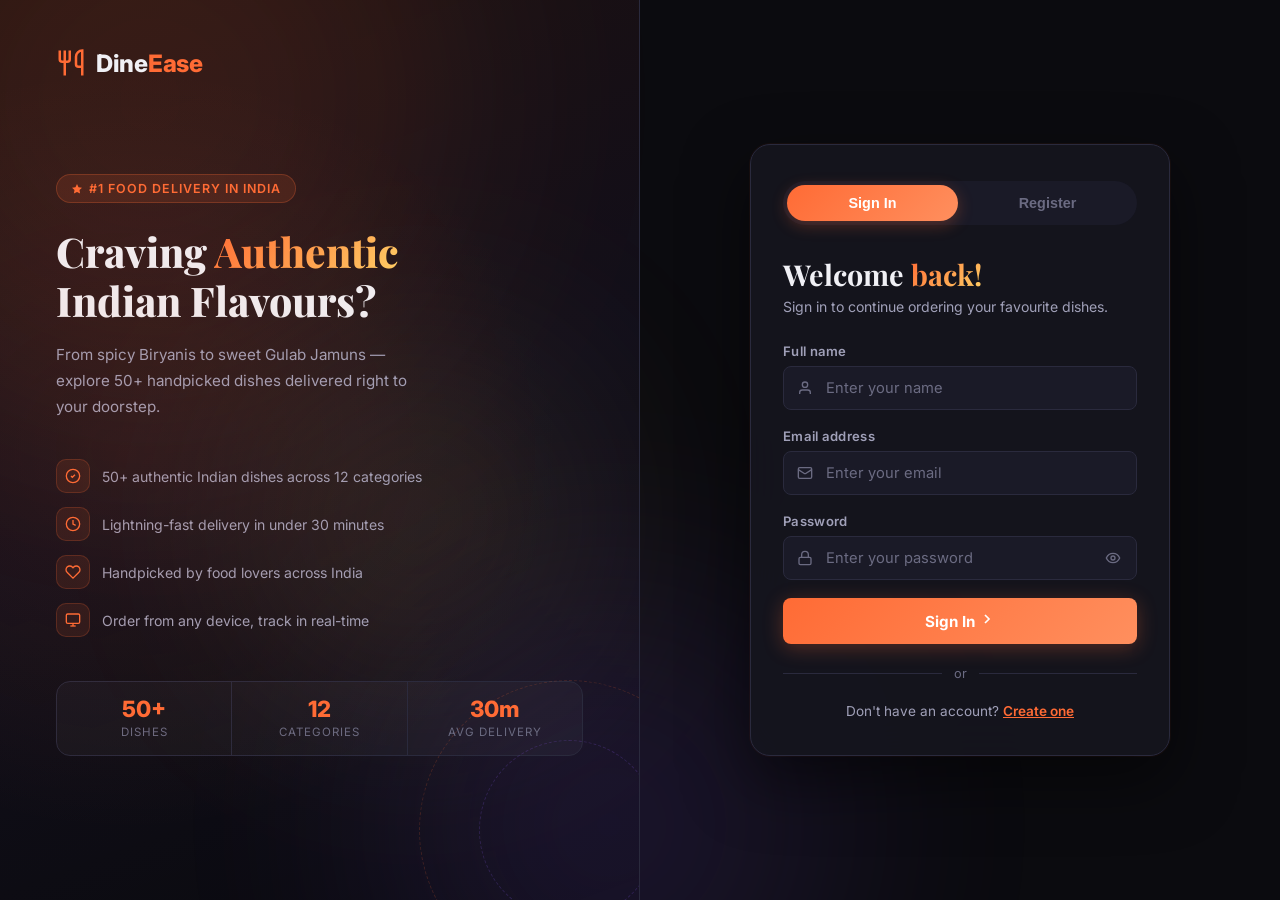
<file: login.html>
<!DOCTYPE html>
<html lang="en">
<head>
  <meta charset="UTF-8">
  <meta name="viewport" content="width=device-width, initial-scale=1.0">
  <title>DineEase — Login & Register</title>
  <meta name="description" content="Sign in or create your DineEase account to start ordering authentic Indian cuisine.">
  <link rel="preconnect" href="https://fonts.googleapis.com">
  <link rel="preconnect" href="https://fonts.gstatic.com" crossorigin>
  <link href="https://fonts.googleapis.com/css2?family=Inter:wght@300;400;500;600;700;800&family=Playfair+Display:wght@600;700;800&display=swap" rel="stylesheet">
  <style>
    /* ===== RESET & BASE ===== */
    *,*::before,*::after{margin:0;padding:0;box-sizing:border-box}
    :root{
      --bg:#0b0b0f;--bg2:#12121a;--bg3:#1a1a27;--bg4:#23233a;
      --text:#f0f0f5;--text2:#a0a0b8;--text3:#6b6b82;
      --accent:#ff6b35;--accent2:#ff8f5e;--accent-glow:rgba(255,107,53,.28);
      --green:#22c55e;--red:#ef4444;
      --card:#16161f;--border:#2a2a3d;
      --radius:14px;--radius-sm:8px;--radius-full:999px;
      --shadow:0 8px 32px rgba(0,0,0,.4);
      --transition:.3s cubic-bezier(.4,0,.2,1);
      --font:'Inter',system-ui,sans-serif;
    }
    html{scroll-behavior:smooth}
    body{
      font-family:var(--font);
      background:var(--bg);
      color:var(--text);
      min-height:100vh;
      overflow-x:hidden;
    }

    /* ===== BACKGROUND SHAPES ===== */
    .bg-shapes{position:fixed;inset:0;pointer-events:none;z-index:0}
    .shape{position:absolute;border-radius:50%;filter:blur(120px);opacity:.13}
    .s1{width:600px;height:600px;background:var(--accent);top:-200px;left:-150px}
    .s2{width:450px;height:450px;background:#8b5cf6;bottom:-150px;left:30%}
    .s3{width:320px;height:320px;background:#ffd166;top:40%;left:20%}

    /* ===== TWO-COLUMN PAGE WRAP ===== */
    .page-wrap{
      display:grid;
      grid-template-columns:1fr 1fr;
      min-height:100vh;
      position:relative;z-index:1;
    }

    /* ===== LEFT: BRAND PANEL ===== */
    .brand-panel{
      position:relative;
      display:flex;
      flex-direction:column;
      justify-content:space-between;
      padding:48px 56px;
      background:linear-gradient(160deg,rgba(255,107,53,.07) 0%,rgba(139,92,246,.05) 50%,rgba(11,11,15,0) 100%);
      border-right:1px solid var(--border);
      overflow:hidden;
    }
    .brand-panel::before{
      content:'';
      position:absolute;inset:0;
      background:radial-gradient(ellipse at 20% 50%,rgba(255,107,53,.1) 0%,transparent 60%);
      pointer-events:none;
    }

    /* Logo in brand panel */
    .brand-logo{display:flex;align-items:center;gap:10px;text-decoration:none;color:var(--text)}
    .brand-logo-icon svg{display:block}
    .brand-logo-text{font-size:1.5rem;font-weight:800;letter-spacing:-.3px}
    .brand-logo-accent{color:var(--accent)}

    /* Main brand copy */
    .brand-body{flex:1;display:flex;flex-direction:column;justify-content:center;padding:40px 0}
    .brand-badge{
      display:inline-flex;align-items:center;gap:6px;
      background:rgba(255,107,53,.12);border:1px solid rgba(255,107,53,.25);
      color:var(--accent);padding:6px 14px;border-radius:var(--radius-full);
      font-size:.78rem;font-weight:600;text-transform:uppercase;letter-spacing:1px;
      margin-bottom:24px;width:fit-content;
    }
    .brand-headline{
      font-family:'Playfair Display',serif;
      font-size:clamp(2rem,3.2vw,3rem);
      font-weight:800;line-height:1.18;
      margin-bottom:18px;
    }
    .brand-headline span{
      background:linear-gradient(135deg,var(--accent),#ffd166);
      -webkit-background-clip:text;-webkit-text-fill-color:transparent;background-clip:text;
    }
    .brand-desc{font-size:.95rem;color:var(--text2);line-height:1.7;max-width:380px;margin-bottom:40px}

    /* Feature list */
    .feature-list{list-style:none;display:flex;flex-direction:column;gap:14px;margin-bottom:44px}
    .feature-list li{
      display:flex;align-items:center;gap:12px;
      font-size:.88rem;color:var(--text2);
    }
    .feat-icon{
      width:34px;height:34px;border-radius:10px;flex-shrink:0;
      display:grid;place-items:center;
      background:rgba(255,107,53,.1);border:1px solid rgba(255,107,53,.2);
      color:var(--accent);
    }

    /* Stats row */
    .brand-stats{
      display:flex;gap:0;
      background:rgba(255,255,255,.03);
      border:1px solid var(--border);
      border-radius:var(--radius);
      overflow:hidden;
    }
    .bstat{
      flex:1;text-align:center;padding:16px 12px;
      border-right:1px solid var(--border);
    }
    .bstat:last-child{border-right:none}
    .bstat-num{display:block;font-size:1.4rem;font-weight:800;color:var(--accent);line-height:1}
    .bstat-lbl{font-size:.72rem;color:var(--text3);text-transform:uppercase;letter-spacing:1px;margin-top:4px;display:block}

    /* Decorative floating orbs */
    .orb{
      position:absolute;border-radius:50%;
      border:1px dashed rgba(255,107,53,.18);
      animation:spinRing 35s linear infinite;
    }
    .orb-1{width:300px;height:300px;bottom:-80px;right:-80px;animation-duration:40s}
    .orb-2{width:180px;height:180px;bottom:-20px;right:-20px;animation-duration:25s;border-color:rgba(139,92,246,.2);animation-direction:reverse}
    @keyframes spinRing{from{transform:rotate(0)}to{transform:rotate(360deg)}}

    /* ===== RIGHT: FORM PANEL ===== */
    .form-panel{
      display:flex;
      align-items:center;
      justify-content:center;
      padding:40px 32px;
      overflow-y:auto;
    }

    /* ===== CARD ===== */
    .card-wrap{
      position:relative;z-index:1;
      width:100%;max-width:420px;
      animation:fadeUp .6s ease both;
    }
    @keyframes fadeUp{from{opacity:0;transform:translateY(28px)}to{opacity:1;transform:translateY(0)}}

    .auth-card{
      background:rgba(22,22,31,.9);
      border:1px solid var(--border);
      border-radius:20px;
      padding:36px 32px;
      box-shadow:0 24px 64px rgba(0,0,0,.5), 0 0 0 1px rgba(255,107,53,.06);
      backdrop-filter:blur(24px);
    }

    /* ===== TABS ===== */
    .tab-bar{
      display:grid;grid-template-columns:1fr 1fr;
      background:var(--bg3);
      border-radius:var(--radius-full);
      padding:4px;gap:4px;
      margin-bottom:32px;
    }
    .tab-btn{
      padding:10px 0;
      border-radius:var(--radius-full);
      font-size:.9rem;font-weight:600;
      color:var(--text3);
      background:none;border:none;cursor:pointer;
      transition:var(--transition);
    }
    .tab-btn.active{
      background:linear-gradient(135deg,var(--accent),var(--accent2));
      color:#fff;
      box-shadow:0 4px 16px var(--accent-glow);
    }

    /* ===== HEADINGS ===== */
    .form-title{
      font-family:'Playfair Display',serif;
      font-size:1.8rem;font-weight:700;
      margin-bottom:6px;
      line-height:1.2;
    }
    .form-title span{
      background:linear-gradient(135deg,var(--accent),#ffd166);
      -webkit-background-clip:text;-webkit-text-fill-color:transparent;background-clip:text;
    }
    .form-sub{font-size:.88rem;color:var(--text2);margin-bottom:28px}

    /* ===== FORM ===== */
    .form-section{display:none}
    .form-section.active{display:block;animation:fadeUp .35s ease both}

    .field{margin-bottom:18px}
    .field label{
      display:block;font-size:.82rem;font-weight:600;
      color:var(--text2);margin-bottom:7px;letter-spacing:.3px;
    }
    .input-wrap{position:relative}
    .input-wrap .icon{
      position:absolute;left:14px;top:50%;transform:translateY(-50%);
      color:var(--text3);pointer-events:none;display:flex;
    }
    .input-wrap input{
      width:100%;
      background:var(--bg3);
      border:1.5px solid var(--border);
      border-radius:var(--radius-sm);
      color:var(--text);
      font-size:.92rem;
      font-family:var(--font);
      padding:12px 14px 12px 42px;
      outline:none;
      transition:var(--transition);
    }
    .input-wrap input::placeholder{color:var(--text3)}
    .input-wrap input:focus{border-color:var(--accent);background:var(--bg4);box-shadow:0 0 0 3px var(--accent-glow)}
    .input-wrap input.error-input{border-color:var(--red);box-shadow:0 0 0 3px rgba(239,68,68,.18)}
    .toggle-pw{
      position:absolute;right:12px;top:50%;transform:translateY(-50%);
      background:none;border:none;cursor:pointer;color:var(--text3);
      padding:4px;display:flex;transition:var(--transition);
    }
    .toggle-pw:hover{color:var(--text)}

    .error-msg{
      display:none;font-size:.78rem;color:var(--red);
      margin-top:6px;font-weight:500;
    }
    .error-msg.show{display:block;animation:fadeUp .25s ease both}

    .form-hint{font-size:.8rem;color:var(--text3);margin-bottom:18px}

    /* ===== SUBMIT BUTTON ===== */
    .submit-btn{
      width:100%;padding:13px;
      background:linear-gradient(135deg,var(--accent),var(--accent2));
      color:#fff;border:none;
      border-radius:var(--radius-sm);
      font-size:.95rem;font-weight:700;
      font-family:var(--font);
      cursor:pointer;
      transition:var(--transition);
      box-shadow:0 4px 20px var(--accent-glow);
      display:flex;align-items:center;justify-content:center;gap:8px;
      margin-top:6px;
    }
    .submit-btn:hover{transform:translateY(-2px);box-shadow:0 8px 32px var(--accent-glow)}
    .submit-btn:active{transform:translateY(0)}
    .submit-btn:disabled{opacity:.6;cursor:not-allowed;transform:none}

    /* ===== GLOBAL ERROR BANNER ===== */
    .banner{
      display:none;
      background:rgba(239,68,68,.12);
      border:1px solid rgba(239,68,68,.3);
      color:var(--red);
      border-radius:var(--radius-sm);
      padding:11px 14px;
      font-size:.85rem;font-weight:500;
      margin-bottom:20px;
      align-items:center;gap:8px;
    }
    .banner.show{display:flex;animation:fadeUp .3s ease both}
    .banner-success{
      background:rgba(34,197,94,.1);
      border-color:rgba(34,197,94,.3);
      color:var(--green);
    }

    /* ===== DIVIDER ===== */
    .divider{
      display:flex;align-items:center;gap:12px;
      margin:22px 0;color:var(--text3);font-size:.8rem;
    }
    .divider::before,.divider::after{
      content:'';flex:1;height:1px;background:var(--border);
    }

    /* ===== SWITCH LINK ===== */
    .switch-link{
      text-align:center;font-size:.85rem;color:var(--text2);margin-top:20px;
    }
    .switch-link button{
      background:none;border:none;cursor:pointer;
      color:var(--accent);font-weight:600;font-size:.85rem;
      font-family:var(--font);text-decoration:underline;
      transition:var(--transition);
    }
    .switch-link button:hover{color:var(--accent2)}

    /* ===== SPINNER ===== */
    .spinner{
      width:18px;height:18px;border:2.5px solid rgba(255,255,255,.3);
      border-top-color:#fff;border-radius:50%;
      animation:spin .7s linear infinite;display:none;
    }
    .submit-btn.loading .btn-label{display:none}
    .submit-btn.loading .spinner{display:block}
    @keyframes spin{to{transform:rotate(360deg)}}

    /* ===== RESPONSIVE ===== */
    @media(max-width:900px){
      .page-wrap{grid-template-columns:1fr}
      .brand-panel{display:none}
      .form-panel{padding:32px 20px;min-height:100vh}
    }
    @media(max-width:480px){
      .auth-card{padding:28px 20px}
    }
  </style>
</head>
<body>

  <!-- Background -->
  <div class="bg-shapes">
    <div class="shape s1"></div>
    <div class="shape s2"></div>
    <div class="shape s3"></div>
  </div>

  <!-- Two-column layout -->
  <div class="page-wrap">

    <!-- ===== LEFT: BRAND PANEL ===== -->
    <div class="brand-panel">
      <!-- Decorative orbs -->
      <div class="orb orb-1"></div>
      <div class="orb orb-2"></div>

      <!-- Logo -->
      <a href="index.html" class="brand-logo">
        <span class="brand-logo-icon">
          <svg width="30" height="30" viewBox="0 0 24 24" fill="none" stroke="var(--accent)" stroke-width="2">
            <path d="M3 2v7c0 1.1.9 2 2 2h4a2 2 0 0 0 2-2V2"/>
            <path d="M7 2v20"/>
            <path d="M21 15V2v0a5 5 0 0 0-5 5v6c0 1.1.9 2 2 2h3Zm0 0v7"/>
          </svg>
        </span>
        <span class="brand-logo-text">Dine<span class="brand-logo-accent">Ease</span></span>
      </a>

      <!-- Main copy -->
      <div class="brand-body">
        <div class="brand-badge">
          <svg width="12" height="12" viewBox="0 0 24 24" fill="var(--accent)"><path d="M12 2l3.09 6.26L22 9.27l-5 4.87 1.18 6.88L12 17.77l-6.18 3.25L7 14.14 2 9.27l6.91-1.01L12 2z"/></svg>
          #1 Food Delivery in India
        </div>
        <h2 class="brand-headline">
          Craving <span>Authentic</span><br>Indian Flavours?
        </h2>
        <p class="brand-desc">From spicy Biryanis to sweet Gulab Jamuns — explore 50+ handpicked dishes delivered right to your doorstep.</p>

        <ul class="feature-list">
          <li>
            <div class="feat-icon">
              <svg width="16" height="16" viewBox="0 0 24 24" fill="none" stroke="currentColor" stroke-width="2"><path d="M12 2a10 10 0 1 0 0 20 10 10 0 0 0 0-20Z"/><path d="m9 12 2 2 4-4"/></svg>
            </div>
            50+ authentic Indian dishes across 12 categories
          </li>
          <li>
            <div class="feat-icon">
              <svg width="16" height="16" viewBox="0 0 24 24" fill="none" stroke="currentColor" stroke-width="2"><circle cx="12" cy="12" r="10"/><polyline points="12 6 12 12 16 14"/></svg>
            </div>
            Lightning-fast delivery in under 30 minutes
          </li>
          <li>
            <div class="feat-icon">
              <svg width="16" height="16" viewBox="0 0 24 24" fill="none" stroke="currentColor" stroke-width="2"><path d="M20.84 4.61a5.5 5.5 0 0 0-7.78 0L12 5.67l-1.06-1.06a5.5 5.5 0 0 0-7.78 7.78l1.06 1.06L12 21.23l7.78-7.78 1.06-1.06a5.5 5.5 0 0 0 0-7.78z"/></svg>
            </div>
            Handpicked by food lovers across India
          </li>
          <li>
            <div class="feat-icon">
              <svg width="16" height="16" viewBox="0 0 24 24" fill="none" stroke="currentColor" stroke-width="2"><rect x="2" y="3" width="20" height="14" rx="2"/><line x1="8" y1="21" x2="16" y2="21"/><line x1="12" y1="17" x2="12" y2="21"/></svg>
            </div>
            Order from any device, track in real-time
          </li>
        </ul>

        <!-- Stats -->
        <div class="brand-stats">
          <div class="bstat">
            <span class="bstat-num">50+</span>
            <span class="bstat-lbl">Dishes</span>
          </div>
          <div class="bstat">
            <span class="bstat-num">12</span>
            <span class="bstat-lbl">Categories</span>
          </div>
          <div class="bstat">
            <span class="bstat-num">30m</span>
            <span class="bstat-lbl">Avg Delivery</span>
          </div>
        </div>
      </div><!-- /.brand-body -->
    </div><!-- /.brand-panel -->

    <!-- ===== RIGHT: FORM PANEL ===== -->
    <div class="form-panel">
  <div class="card-wrap">
    <div class="auth-card">

      <!-- Tabs -->
      <div class="tab-bar" role="tablist">
        <button class="tab-btn active" id="tabLogin" role="tab" aria-selected="true" onclick="switchTab('login')">Sign In</button>
        <button class="tab-btn" id="tabRegister" role="tab" aria-selected="false" onclick="switchTab('register')">Register</button>
      </div>

      <!-- ===== LOGIN FORM ===== -->
      <div class="form-section active" id="loginSection">
        <h1 class="form-title">Welcome <span>back!</span></h1>
        <p class="form-sub">Sign in to continue ordering your favourite dishes.</p>

        <div class="banner" id="loginBanner">
          <svg width="16" height="16" viewBox="0 0 24 24" fill="none" stroke="currentColor" stroke-width="2"><circle cx="12" cy="12" r="10"/><line x1="12" y1="8" x2="12" y2="12"/><line x1="12" y1="16" x2="12.01" y2="16"/></svg>
          <span id="loginBannerMsg"></span>
        </div>

        <form id="loginForm" novalidate>
          <div class="field">
            <label for="loginName">Full name</label>
            <div class="input-wrap">
              <span class="icon">
                <svg width="16" height="16" viewBox="0 0 24 24" fill="none" stroke="currentColor" stroke-width="2"><path d="M20 21v-2a4 4 0 0 0-4-4H8a4 4 0 0 0-4 4v2"/><circle cx="12" cy="7" r="4"/></svg>
              </span>
              <input type="text" id="loginName" placeholder="Enter your name" autocomplete="name">
            </div>
            <span class="error-msg" id="loginNameErr">Name must be at least 2 characters.</span>
          </div>

          <div class="field">
            <label for="loginEmail">Email address</label>
            <div class="input-wrap">
              <span class="icon">
                <svg width="16" height="16" viewBox="0 0 24 24" fill="none" stroke="currentColor" stroke-width="2"><rect x="2" y="4" width="20" height="16" rx="2"/><path d="m22 7-8.97 5.7a1.94 1.94 0 0 1-2.06 0L2 7"/></svg>
              </span>
              <input type="email" id="loginEmail" placeholder="Enter your email" autocomplete="email">
            </div>
            <span class="error-msg" id="loginEmailErr">Please enter a valid email address.</span>
          </div>

          <div class="field">
            <label for="loginPassword">Password</label>
            <div class="input-wrap">
              <span class="icon">
                <svg width="16" height="16" viewBox="0 0 24 24" fill="none" stroke="currentColor" stroke-width="2"><rect x="3" y="11" width="18" height="11" rx="2"/><path d="M7 11V7a5 5 0 0 1 10 0v4"/></svg>
              </span>
              <input type="password" id="loginPassword" placeholder="Enter your password" autocomplete="current-password">
              <button type="button" class="toggle-pw" onclick="togglePw('loginPassword', this)" aria-label="Toggle password">
                <svg width="16" height="16" viewBox="0 0 24 24" fill="none" stroke="currentColor" stroke-width="2"><path d="M2 12s3-7 10-7 10 7 10 7-3 7-10 7-10-7-10-7Z"/><circle cx="12" cy="12" r="3"/></svg>
              </button>
            </div>
            <span class="error-msg" id="loginPasswordErr">Password cannot be empty.</span>
          </div>

          <button type="submit" class="submit-btn" id="loginBtn">
            <span class="btn-label">
              Sign In
              <svg width="16" height="16" viewBox="0 0 24 24" fill="none" stroke="currentColor" stroke-width="2.5"><path d="m9 18 6-6-6-6"/></svg>
            </span>
            <div class="spinner"></div>
          </button>
        </form>

        <div class="divider">or</div>
        <div class="switch-link">Don't have an account? <button onclick="switchTab('register')">Create one</button></div>
      </div>

      <!-- ===== REGISTER FORM ===== -->
      <div class="form-section" id="registerSection">
        <h1 class="form-title">Join <span>DineEase</span></h1>
        <p class="form-sub">Create your account and start exploring 50+ authentic dishes.</p>

        <div class="banner" id="registerBanner">
          <svg width="16" height="16" viewBox="0 0 24 24" fill="none" stroke="currentColor" stroke-width="2"><circle cx="12" cy="12" r="10"/><line x1="12" y1="8" x2="12" y2="12"/><line x1="12" y1="16" x2="12.01" y2="16"/></svg>
          <span id="registerBannerMsg"></span>
        </div>

        <form id="registerForm" novalidate>
          <div class="field">
            <label for="regName">Full name</label>
            <div class="input-wrap">
              <span class="icon">
                <svg width="16" height="16" viewBox="0 0 24 24" fill="none" stroke="currentColor" stroke-width="2"><path d="M20 21v-2a4 4 0 0 0-4-4H8a4 4 0 0 0-4 4v2"/><circle cx="12" cy="7" r="4"/></svg>
              </span>
              <input type="text" id="regName" placeholder="Enter your name" autocomplete="name">
            </div>
            <span class="error-msg" id="regNameErr">Name must be at least 2 characters.</span>
          </div>

          <div class="field">
            <label for="regEmail">Email address</label>
            <div class="input-wrap">
              <span class="icon">
                <svg width="16" height="16" viewBox="0 0 24 24" fill="none" stroke="currentColor" stroke-width="2"><rect x="2" y="4" width="20" height="16" rx="2"/><path d="m22 7-8.97 5.7a1.94 1.94 0 0 1-2.06 0L2 7"/></svg>
              </span>
              <input type="email" id="regEmail" placeholder="Enter your email" autocomplete="email">
            </div>
            <span class="error-msg" id="regEmailErr">Please enter a valid email address.</span>
          </div>

          <div class="field">
            <label for="regPassword">Password</label>
            <div class="input-wrap">
              <span class="icon">
                <svg width="16" height="16" viewBox="0 0 24 24" fill="none" stroke="currentColor" stroke-width="2"><rect x="3" y="11" width="18" height="11" rx="2"/><path d="M7 11V7a5 5 0 0 1 10 0v4"/></svg>
              </span>
              <input type="password" id="regPassword" placeholder="Enter your password" autocomplete="new-password">
              <button type="button" class="toggle-pw" onclick="togglePw('regPassword', this)" aria-label="Toggle password">
                <svg width="16" height="16" viewBox="0 0 24 24" fill="none" stroke="currentColor" stroke-width="2"><path d="M2 12s3-7 10-7 10 7 10 7-3 7-10 7-10-7-10-7Z"/><circle cx="12" cy="12" r="3"/></svg>
              </button>
            </div>
            <span class="error-msg" id="regPasswordErr">Password must be at least 6 characters.</span>
          </div>

          <p class="form-hint">By registering you agree to our <a href="#" style="color:var(--accent)">Terms of Service</a>.</p>

          <button type="submit" class="submit-btn" id="registerBtn">
            <span class="btn-label">
              Create Account
              <svg width="16" height="16" viewBox="0 0 24 24" fill="none" stroke="currentColor" stroke-width="2.5"><path d="m9 18 6-6-6-6"/></svg>
            </span>
            <div class="spinner"></div>
          </button>
        </form>

        <div class="divider">or</div>
        <div class="switch-link">Already have an account? <button onclick="switchTab('login')">Sign in</button></div>
      </div>

    </div><!-- /.auth-card -->
  </div><!-- /.card-wrap -->
    </div><!-- /.form-panel -->
  </div><!-- /.page-wrap -->

  <script>
    /* ===== TAB SWITCHING ===== */
    function switchTab(tab) {
      const isLogin = tab === 'login';
      document.getElementById('tabLogin').classList.toggle('active', isLogin);
      document.getElementById('tabRegister').classList.toggle('active', !isLogin);
      document.getElementById('loginSection').classList.toggle('active', isLogin);
      document.getElementById('registerSection').classList.toggle('active', !isLogin);
      clearErrors();
    }

    /* ===== TOGGLE PASSWORD VISIBILITY ===== */
    function togglePw(inputId, btn) {
      const input = document.getElementById(inputId);
      const isText = input.type === 'text';
      input.type = isText ? 'password' : 'text';
      btn.innerHTML = isText
        ? `<svg width="16" height="16" viewBox="0 0 24 24" fill="none" stroke="currentColor" stroke-width="2"><path d="M2 12s3-7 10-7 10 7 10 7-3 7-10 7-10-7-10-7Z"/><circle cx="12" cy="12" r="3"/></svg>`
        : `<svg width="16" height="16" viewBox="0 0 24 24" fill="none" stroke="currentColor" stroke-width="2"><path d="M17.94 17.94A10.07 10.07 0 0 1 12 20c-7 0-10-8-10-8a18.45 18.45 0 0 1 5.06-5.94"/><path d="M9.9 4.24A9.12 9.12 0 0 1 12 4c7 0 10 8 10 8a18.5 18.5 0 0 1-2.16 3.19"/><line x1="1" y1="1" x2="23" y2="23"/></svg>`;
    }

    /* ===== VALIDATION HELPERS ===== */
    const emailRegex = /^[^\s@]+@[^\s@]+\.[^\s@]+$/;

    function setError(inputId, errId, show) {
      document.getElementById(inputId).classList.toggle('error-input', show);
      document.getElementById(errId).classList.toggle('show', show);
    }

    function showBanner(id, msgId, message, isSuccess = false) {
      const banner = document.getElementById(id);
      banner.className = 'banner show' + (isSuccess ? ' banner-success' : '');
      document.getElementById(msgId).textContent = message;
    }

    function hideBanner(id) {
      document.getElementById(id).classList.remove('show');
    }

    function clearErrors() {
      ['loginName','loginEmail','loginPassword'].forEach(id => {
        document.getElementById(id).classList.remove('error-input');
      });
      ['loginNameErr','loginEmailErr','loginPasswordErr','regNameErr','regEmailErr','regPasswordErr'].forEach(id => {
        document.getElementById(id).classList.remove('show');
      });
      ['regName','regEmail','regPassword'].forEach(id => {
        document.getElementById(id).classList.remove('error-input');
      });
      hideBanner('loginBanner');
      hideBanner('registerBanner');
    }

    function setLoading(btnId, loading) {
      const btn = document.getElementById(btnId);
      btn.classList.toggle('loading', loading);
      btn.disabled = loading;
    }

    /* ===== STORAGE HELPERS ===== */
    function getUsers() {
      return JSON.parse(localStorage.getItem('dineease_users') || '[]');
    }
    function saveUsers(users) {
      localStorage.setItem('dineease_users', JSON.stringify(users));
    }
    function setSession(user) {
      localStorage.setItem('dineease_session', JSON.stringify({ name: user.name, email: user.email }));
    }

    /* ===== LOGIN HANDLER ===== */
    document.getElementById('loginForm').addEventListener('submit', function(e) {
      e.preventDefault();
      clearErrors();

      const name     = document.getElementById('loginName').value.trim();
      const email    = document.getElementById('loginEmail').value.trim();
      const password = document.getElementById('loginPassword').value;
      let valid = true;

      if (name.length < 2)         { setError('loginName', 'loginNameErr', true); valid = false; }
      if (!emailRegex.test(email)) { setError('loginEmail', 'loginEmailErr', true); valid = false; }
      if (!password)               { setError('loginPassword', 'loginPasswordErr', true); valid = false; }
      if (!valid) return;

      setLoading('loginBtn', true);

      setTimeout(() => {
        const users = getUsers();
        const user  = users.find(u => u.email === email && u.password === password);

        if (!user) {
          showBanner('loginBanner', 'loginBannerMsg', 'Incorrect email or password. Please try again.');
          setLoading('loginBtn', false);
          return;
        }

        // Update stored name if the user provided a different one at login
        const displayName = name || user.name;
        setSession({ ...user, name: displayName });
        showBanner('loginBanner', 'loginBannerMsg', `Welcome back, ${displayName}! Redirecting…`, true);

        setTimeout(() => { window.location.href = 'index.html'; }, 1000);
      }, 700);
    });

    /* ===== REGISTER HANDLER ===== */
    document.getElementById('registerForm').addEventListener('submit', function(e) {
      e.preventDefault();
      clearErrors();

      const name     = document.getElementById('regName').value.trim();
      const email    = document.getElementById('regEmail').value.trim();
      const password = document.getElementById('regPassword').value;
      let valid = true;

      if (name.length < 2)         { setError('regName', 'regNameErr', true); valid = false; }
      if (!emailRegex.test(email)) { setError('regEmail', 'regEmailErr', true); valid = false; }
      if (password.length < 6)     { setError('regPassword', 'regPasswordErr', true); valid = false; }
      if (!valid) return;

      setLoading('registerBtn', true);

      setTimeout(() => {
        const users = getUsers();

        if (users.find(u => u.email === email)) {
          showBanner('registerBanner', 'registerBannerMsg', 'An account with this email already exists.');
          setLoading('registerBtn', false);
          return;
        }

        users.push({ name, email, password });
        saveUsers(users);
        setSession({ name, email });

        showBanner('registerBanner', 'registerBannerMsg', `Account created! Welcome, ${name}! Redirecting…`, true);
        setTimeout(() => { window.location.href = 'index.html'; }, 1000);
      }, 700);
    });

    /* ===== CLEAR INLINE ERRORS ON INPUT ===== */
    ['loginName','loginEmail','loginPassword'].forEach(id => {
      document.getElementById(id).addEventListener('input', () => {
        document.getElementById(id).classList.remove('error-input');
        hideBanner('loginBanner');
      });
    });
    ['regName','regEmail','regPassword'].forEach(id => {
      document.getElementById(id).addEventListener('input', () => {
        document.getElementById(id).classList.remove('error-input');
        hideBanner('registerBanner');
      });
    });
  </script>
</body>
</html>
</file>
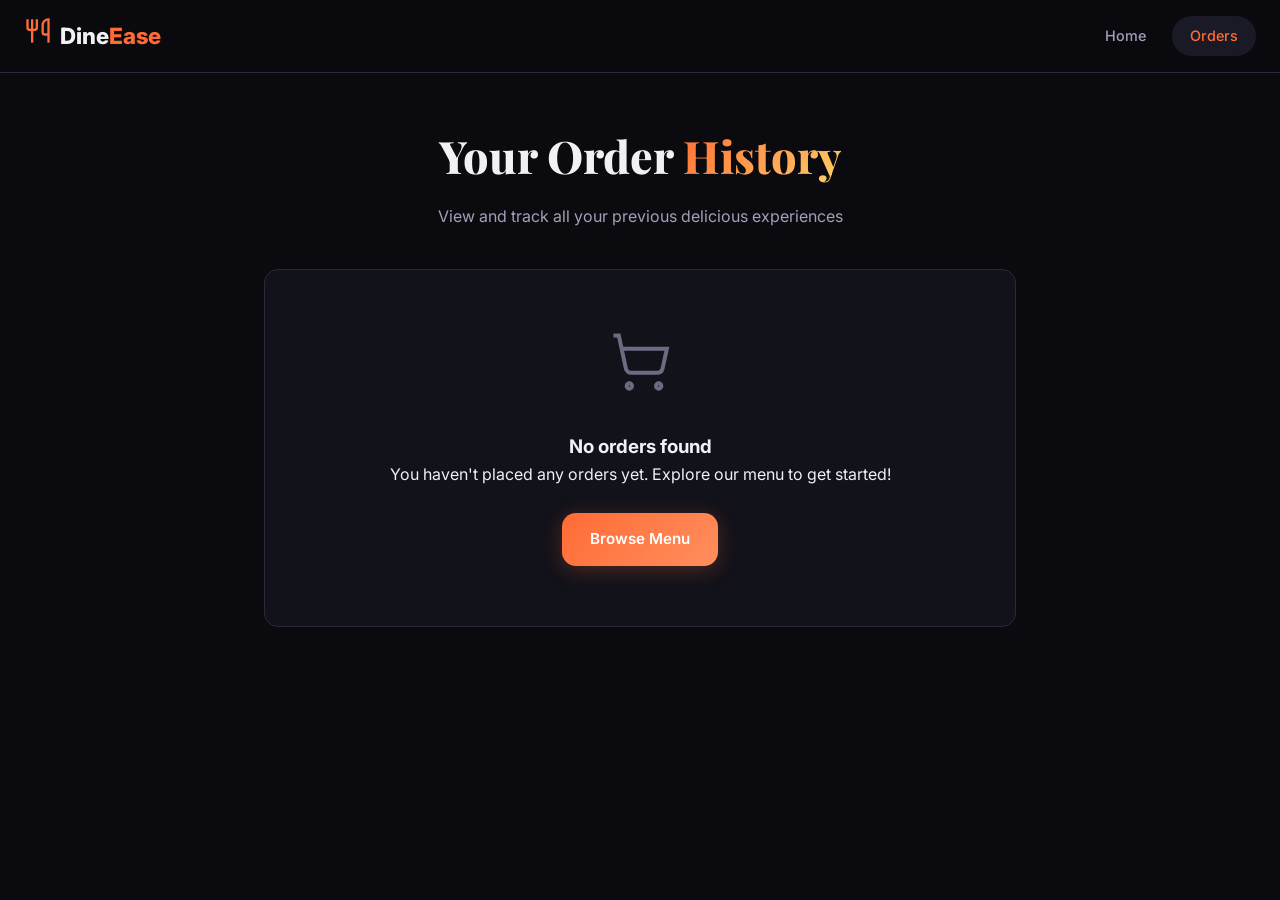
<file: orders.html>
<!DOCTYPE html>
<html lang="en">
<head>
    <meta charset="UTF-8">
    <meta name="viewport" content="width=device-width, initial-scale=1.0">
    <title>Order History — DineEase</title>
    <link rel="preconnect" href="https://fonts.googleapis.com">
    <link rel="preconnect" href="https://fonts.gstatic.com" crossorigin>
    <link href="https://fonts.googleapis.com/css2?family=Inter:wght@300;400;500;600;700;800;900&family=Playfair+Display:wght@600;700;800&display=swap" rel="stylesheet">
    <link rel="stylesheet" href="styles.css">
    <style>
        .orders-container {
            max-width: 800px;
            margin: 120px auto 60px;
            padding: 0 24px;
        }
        .orders-header {
            margin-bottom: 40px;
            text-align: center;
        }
        .order-card {
            background: var(--bg2);
            border: 1px solid var(--border);
            border-radius: var(--radius);
            padding: 24px;
            margin-bottom: 24px;
            transition: var(--transition);
        }
        .order-card:hover {
            border-color: var(--accent);
            transform: translateY(-2px);
        }
        .order-header {
            display: flex;
            justify-content: space-between;
            align-items: center;
            border-bottom: 1px solid var(--border);
            padding-bottom: 16px;
            margin-bottom: 16px;
        }
        .order-id {
            font-size: 0.85rem;
            color: var(--text3);
        }
        .order-date {
            font-weight: 600;
            color: var(--text2);
        }
        .order-items {
            list-style: none;
            margin-bottom: 16px;
        }
        .order-item {
            display: flex;
            justify-content: space-between;
            margin-bottom: 8px;
            font-size: 0.95rem;
        }
        .order-footer {
            display: flex;
            justify-content: space-between;
            align-items: center;
            padding-top: 16px;
            border-top: 1px solid var(--border);
        }
        .order-total {
            font-size: 1.2rem;
            font-weight: 800;
            color: var(--accent);
        }
        .no-orders {
            text-align: center;
            padding: 60px 20px;
            background: var(--bg2);
            border-radius: var(--radius);
            border: 1px solid var(--border);
        }
        .no-orders-icon {
            font-size: 3rem;
            margin-bottom: 16px;
            color: var(--text3);
        }
        .clear-orders-wrapper {
            margin-top: 20px;
            display: none; /* Hidden by default, shown if orders exist */
        }
        .btn-clear {
            padding: 10px 20px;
            font-size: 0.85rem;
            border: 1.5px solid var(--border);
            color: var(--text3);
            border-radius: var(--radius-sm);
            font-weight: 600;
            transition: var(--transition);
        }
        .btn-clear:hover {
            border-color: var(--red);
            color: var(--red);
            background: rgba(239, 68, 68, 0.05);
        }
    </style>
</head>
<body>
    <!-- ========== NAVBAR ========== -->
    <nav class="navbar scrolled">
        <div class="nav-container">
            <a href="index.html" class="logo">
                <span class="logo-icon"><svg width="28" height="28" viewBox="0 0 24 24" fill="none" stroke="var(--accent)" stroke-width="2"><path d="M3 2v7c0 1.1.9 2 2 2h4a2 2 0 0 0 2-2V2"/><path d="M7 2v20"/><path d="M21 15V2v0a5 5 0 0 0-5 5v6c0 1.1.9 2 2 2h3Zm0 0v7"/></svg></span>
                <span class="logo-text">Dine<span class="logo-accent">Ease</span></span>
            </a>
            <div class="nav-links">
                <a href="index.html" class="nav-link">Home</a>
                <a href="orders.html" class="nav-link active">Orders</a>
            </div>
        </div>
    </nav>

    <div class="orders-container">
        <div class="orders-header">
            <h1 class="section-title">Your Order <span class="text-gradient">History</span></h1>
            <p class="section-subtitle">View and track all your previous delicious experiences</p>
            <div class="clear-orders-wrapper" id="clearOrdersWrapper">
                <button class="btn-clear" id="clearOrdersBtn">Clear Order History</button>
            </div>
        </div>

        <div id="ordersList">
            <!-- Orders will be rendered here -->
        </div>
    </div>

    <script>
        function renderOrders() {
            const ordersList = document.getElementById('ordersList');
            const clearWrapper = document.getElementById('clearOrdersWrapper');
            const orders = JSON.parse(localStorage.getItem('dineease_orders') || '[]');

            if (orders.length === 0) {
                clearWrapper.style.display = 'none';
                ordersList.innerHTML = `
                    <div class="no-orders">
                        <div class="no-orders-icon">
                            <svg width="64" height="64" viewBox="0 0 24 24" fill="none" stroke="currentColor" stroke-width="1.5">
                                <circle cx="8" cy="21" r="1"/><circle cx="19" cy="21" r="1"/>
                                <path d="M2.05 2.05h2l2.66 12.42a2 2 0 0 0 2 1.58h9.78a2 2 0 0 0 1.95-1.57l1.65-7.43H5.12"/>
                            </svg>
                        </div>
                        <h3>No orders found</h3>
                        <p>You haven't placed any orders yet. Explore our menu to get started!</p>
                        <br>
                        <a href="index.html#menu" class="btn btn-primary">Browse Menu</a>
                    </div>
                `;
                return;
            }

            clearWrapper.style.display = 'block';
            ordersList.innerHTML = orders.map(order => `
                <div class="order-card">
                    <div class="order-header">
                        <span class="order-date">${order.date}</span>
                        <span class="order-id">ID: #${order.id}</span>
                    </div>
                    <ul class="order-items">
                        ${order.items.map(item => `
                            <li class="order-item">
                                <span>${item.name} × ${item.qty}</span>
                                <span>₹${item.price * item.qty}</span>
                            </li>
                        `).join('')}
                    </ul>
                    <div class="order-footer">
                        <span>Total Paid</span>
                        <span class="order-total">₹${order.total}</span>
                    </div>
                </div>
            `).join('');
        }

        document.addEventListener('DOMContentLoaded', () => {
            renderOrders();

            document.getElementById('clearOrdersBtn').addEventListener('click', () => {
                if (confirm('Are you sure you want to clear your entire order history?')) {
                    localStorage.removeItem('dineease_orders');
                    renderOrders();
                }
            });
        });
    </script>
</body>
</html>
</file>
<file: styles.css>
/* ===== RESET & BASE ===== */
*,*::before,*::after{margin:0;padding:0;box-sizing:border-box}
:root{
  --bg:#0b0b0f;--bg2:#12121a;--bg3:#1a1a27;--bg4:#23233a;
  --text:#f0f0f5;--text2:#a0a0b8;--text3:#6b6b82;
  --accent:#ff6b35;--accent2:#ff8f5e;--accent-glow:rgba(255,107,53,.25);
  --green:#22c55e;--red:#ef4444;
  --card:#16161f;--card-hover:#1e1e2d;--border:#2a2a3d;
  --radius:14px;--radius-sm:8px;--radius-full:999px;
  --shadow:0 8px 32px rgba(0,0,0,.35);
  --transition:.3s cubic-bezier(.4,0,.2,1);
  --font:'Inter',system-ui,sans-serif;--font-display:'Playfair Display',serif;
}
html{scroll-behavior:smooth;scroll-padding-top:80px}
body{font-family:var(--font);background:var(--bg);color:var(--text);line-height:1.6;overflow-x:hidden}
a{text-decoration:none;color:inherit}
button{border:none;cursor:pointer;font-family:inherit;background:none;color:inherit}
img{max-width:100%;display:block}
.container{max-width:1280px;margin:0 auto;padding:0 24px}
.text-gradient{background:linear-gradient(135deg,var(--accent),#ffd166);-webkit-background-clip:text;-webkit-text-fill-color:transparent;background-clip:text}
.section{padding:100px 0}

/* ===== NAVBAR ===== */
.navbar{position:fixed;top:0;left:0;right:0;z-index:1000;background:rgba(11,11,15,.85);backdrop-filter:blur(20px);border-bottom:1px solid transparent;transition:var(--transition)}
.navbar.scrolled{border-bottom-color:var(--border);background:rgba(11,11,15,.95)}
.nav-container{max-width:1280px;margin:0 auto;padding:0 24px;display:flex;align-items:center;justify-content:space-between;height:72px}
.logo{display:flex;align-items:center;gap:8px;font-size:1.4rem;font-weight:800}
.logo-icon{font-size:1.6rem}
.logo-accent{color:var(--accent)}
.nav-links{display:flex;gap:8px}
.nav-link{padding:8px 18px;border-radius:var(--radius-full);font-size:.9rem;font-weight:500;color:var(--text2);transition:var(--transition)}
.nav-link:hover,.nav-link.active{color:var(--text);background:var(--bg3)}
.nav-link.active{color:var(--accent)}
.nav-actions{display:flex;align-items:center;gap:12px}
.search-toggle{width:40px;height:40px;border-radius:50%;display:grid;place-items:center;cursor:pointer;transition:var(--transition);color:var(--text2)}
.search-toggle:hover{background:var(--bg3);color:var(--text)}
.cart-btn{position:relative;width:44px;height:44px;border-radius:50%;display:grid;place-items:center;transition:var(--transition);color:var(--text2)}
.cart-btn:hover{background:var(--bg3);color:var(--text)}
.cart-count{position:absolute;top:2px;right:2px;background:var(--accent);color:#fff;font-size:.65rem;font-weight:700;width:18px;height:18px;border-radius:50%;display:grid;place-items:center;transition:transform .3s;border:2px solid var(--bg)}
.cart-count.bump{animation:bump .3s}
@keyframes bump{50%{transform:scale(1.4)}}
.mobile-menu-btn{display:none;flex-direction:column;gap:5px;width:28px;padding:4px 0}
.mobile-menu-btn span{height:2px;background:var(--text);border-radius:2px;transition:var(--transition)}
.search-bar-container{max-height:0;overflow:hidden;transition:max-height .4s ease}
.search-bar-container.open{max-height:80px}
.search-bar{max-width:600px;margin:0 auto;padding:8px 24px 16px;display:flex;align-items:center;gap:10px;background:var(--bg3);border-radius:var(--radius);margin-top:0}
.search-bar input{flex:1;background:none;border:none;outline:none;color:var(--text);font-size:.95rem}
.search-bar input::placeholder{color:var(--text3)}
.search-close{font-size:1.4rem;color:var(--text3);transition:var(--transition)}
.search-close:hover{color:var(--text)}

/* ===== HERO ===== */
.hero{min-height:100vh;display:flex;align-items:center;position:relative;overflow:hidden;padding-top:72px}
.hero-bg-shapes{position:absolute;inset:0;pointer-events:none}
.shape{position:absolute;border-radius:50%;filter:blur(120px);opacity:.12}
.shape-1{width:600px;height:600px;background:var(--accent);top:-200px;right:-100px}
.shape-2{width:400px;height:400px;background:#8b5cf6;bottom:-100px;left:-100px}
.shape-3{width:300px;height:300px;background:#ffd166;top:50%;left:50%;transform:translate(-50%,-50%)}
.hero-container{max-width:1280px;margin:0 auto;padding:0 24px;display:grid;grid-template-columns:1fr 1fr;gap:60px;align-items:center;width:100%}
.hero-badge{display:inline-flex;align-items:center;gap:6px;background:rgba(255,107,53,.12);border:1px solid rgba(255,107,53,.25);color:var(--accent);padding:8px 18px;border-radius:var(--radius-full);font-size:.85rem;font-weight:600;margin-bottom:24px;animation:fadeInUp .8s ease}
.hero-title{font-family:var(--font-display);font-size:clamp(2.5rem,5vw,4.2rem);font-weight:800;line-height:1.15;margin-bottom:20px;animation:fadeInUp .8s ease .1s both}
.hero-subtitle{font-size:1.1rem;color:var(--text2);max-width:520px;line-height:1.7;margin-bottom:32px;animation:fadeInUp .8s ease .2s both}
.hero-actions{display:flex;gap:16px;flex-wrap:wrap;margin-bottom:48px;animation:fadeInUp .8s ease .3s both}
.btn{display:inline-flex;align-items:center;gap:8px;padding:14px 28px;border-radius:var(--radius);font-weight:600;font-size:.95rem;transition:var(--transition)}
.btn-primary{background:linear-gradient(135deg,var(--accent),var(--accent2));color:#fff;box-shadow:0 4px 20px var(--accent-glow)}
.btn-primary:hover{transform:translateY(-2px);box-shadow:0 8px 30px var(--accent-glow)}
.btn-outline{border:1.5px solid var(--border);color:var(--text2)}
.btn-outline:hover{border-color:var(--accent);color:var(--accent)}
.btn-sm{padding:10px 20px;font-size:.85rem}
.btn-block{width:100%;justify-content:center}
.hero-stats{display:flex;align-items:center;gap:28px;animation:fadeInUp .8s ease .4s both}
.stat-number{display:block;font-size:1.5rem;font-weight:800;color:var(--accent)}
.stat-label{font-size:.8rem;color:var(--text3);text-transform:uppercase;letter-spacing:1px}
.stat-divider{width:1px;height:36px;background:var(--border)}
.hero-visual{display:flex;justify-content:center;align-items:center;animation:fadeInUp .8s ease .3s both}
.hero-food-circle{position:relative;width:420px;height:420px;border-radius:50%;background:radial-gradient(circle,rgba(255,107,53,.06) 0%,rgba(139,92,246,.04) 40%,transparent 70%);display:flex;align-items:center;justify-content:center}

/* Orbit rings */
.orbit-ring{position:absolute;border-radius:50%;border:1.5px dashed rgba(255,107,53,.15);top:50%;left:50%;transform:translate(-50%,-50%)}
.orbit-ring-1{width:340px;height:340px;animation:spinRing 40s linear infinite}
.orbit-ring-2{width:420px;height:420px;border-color:rgba(139,92,246,.1);animation:spinRing 60s linear infinite reverse}

/* Rotating food orbit container */
.food-orbit{position:absolute;width:340px;height:340px;border-radius:50%;animation:spinOrbit 30s linear infinite}

/* Food images in orbit */
.hero-float-img{position:absolute;width:78px;height:78px;border-radius:50%;object-fit:cover;border:3px solid rgba(255,107,53,.35);box-shadow:0 4px 20px rgba(0,0,0,.5),0 0 15px rgba(255,107,53,.15);transition:transform .4s ease,box-shadow .4s ease,border-color .4s ease;animation:counterSpin 30s linear infinite;cursor:pointer}
.hero-float-img:hover{transform:scale(1.25)!important;border-color:var(--accent);box-shadow:0 0 30px rgba(255,107,53,.4),0 8px 32px rgba(0,0,0,.6);z-index:10}

/* Position 6 images evenly around the circle — exact pixel coords.
   Orbit container: 340×340px → center (170,170).
   Radius: 130px. Image size: 78×78px (half = 39px).
   Angle starts at 12 o'clock (−90°), steps of 60°.
   x_center = 170 + 130·cos(angle), y_center = 170 + 130·sin(angle)
   top = y_center − 39,  left = x_center − 39
   f1  −90°: (170, 40)      → top:1px;    left:131px
   f2  −30°: (282.6, 105)   → top:66px;   left:244px
   f3   30°: (282.6, 235)   → top:196px;  left:244px
   f4   90°: (170, 300)     → top:261px;  left:131px
   f5  150°: (57.4, 235)    → top:196px;  left:18px
   f6  210°: (57.4, 105)    → top:66px;   left:18px  */
.f1{top:1px;   left:131px}
.f2{top:66px;  left:244px}
.f3{top:196px; left:244px}
.f4{top:261px; left:131px}
.f5{top:196px; left:18px}
.f6{top:66px;  left:18px}

/* Glowing center logo */
.center-logo{position:relative;z-index:5;width:100px;height:100px;border-radius:50%;background:linear-gradient(135deg,var(--bg3),var(--bg2));border:2px solid rgba(255,107,53,.4);display:flex;flex-direction:column;align-items:center;justify-content:center;gap:2px;box-shadow:0 0 40px rgba(255,107,53,.2),0 0 80px rgba(255,107,53,.08),inset 0 0 30px rgba(255,107,53,.05);animation:pulseGlow 4s ease-in-out infinite}
.center-logo-text{font-size:.6rem;font-weight:700;letter-spacing:1px;color:var(--accent);text-transform:uppercase}

/* Animations */
@keyframes spinOrbit{from{transform:rotate(0deg)}to{transform:rotate(360deg)}}
@keyframes counterSpin{from{transform:rotate(0deg)}to{transform:rotate(-360deg)}}
@keyframes spinRing{from{transform:translate(-50%,-50%) rotate(0deg)}to{transform:translate(-50%,-50%) rotate(360deg)}}
@keyframes pulseGlow{0%,100%{box-shadow:0 0 40px rgba(255,107,53,.2),0 0 80px rgba(255,107,53,.08);transform:scale(1)}50%{box-shadow:0 0 60px rgba(255,107,53,.35),0 0 120px rgba(255,107,53,.12);transform:scale(1.06)}}
@keyframes fadeInUp{from{opacity:0;transform:translateY(24px)}to{opacity:1;transform:translateY(0)}}

/* ===== SECTION HEADERS ===== */
.section-header{text-align:center;margin-bottom:56px}
.section-tag{display:inline-block;background:rgba(255,107,53,.1);color:var(--accent);padding:6px 16px;border-radius:var(--radius-full);font-size:.8rem;font-weight:600;text-transform:uppercase;letter-spacing:1.5px;margin-bottom:16px}
.section-title{font-family:var(--font-display);font-size:clamp(2rem,3.5vw,2.8rem);font-weight:800;margin-bottom:12px}
.section-subtitle{color:var(--text2);max-width:560px;margin:0 auto;font-size:1rem}

/* ===== DIET TOGGLE ===== */
.diet-toggle-wrapper{display:flex;justify-content:center;margin-bottom:40px}
.diet-toggle{display:flex;position:relative;background:var(--bg3);border-radius:var(--radius-full);padding:4px;gap:4px}
.diet-btn{padding:10px 24px;border-radius:var(--radius-full);font-size:.9rem;font-weight:500;color:var(--text2);transition:var(--transition);z-index:1;display:flex;align-items:center;gap:6px}
.diet-btn.active{color:var(--text)}
.diet-slider{position:absolute;height:calc(100% - 8px);border-radius:var(--radius-full);background:var(--bg4);transition:var(--transition);top:4px;z-index:0}
.veg-dot{width:10px;height:10px;border-radius:50%;background:var(--green);display:inline-block}
.nonveg-dot{width:10px;height:10px;border-radius:50%;background:var(--red);display:inline-block}

/* ===== CATEGORY CARDS ===== */
.categories-grid{display:grid;grid-template-columns:repeat(auto-fill,minmax(180px,1fr));gap:20px}
.category-card{background:var(--card);border:1px solid var(--border);border-radius:var(--radius);text-align:center;cursor:pointer;transition:var(--transition);position:relative;overflow:hidden;min-height:200px;display:flex;flex-direction:column;align-items:center;justify-content:flex-end;padding:20px}
.category-card:hover{transform:translateY(-4px);border-color:var(--accent);box-shadow:0 12px 40px rgba(255,107,53,.1)}
.category-img{position:absolute;inset:0;width:100%;height:100%;object-fit:cover;transition:transform .5s}
.category-card:hover .category-img{transform:scale(1.08)}
.category-overlay{position:absolute;inset:0;background:linear-gradient(to top,rgba(0,0,0,.85) 0%,rgba(0,0,0,.2) 100%)}
.category-name{font-weight:700;font-size:1rem;position:relative;z-index:1}
.category-count{font-size:.8rem;color:var(--text2);position:relative;z-index:1}

/* ===== FOOD CARDS (Must-try & Menu) ===== */
.must-try-grid{display:grid;grid-template-columns:repeat(auto-fill,minmax(290px,1fr));gap:24px}
.menu-grid{display:grid;grid-template-columns:repeat(auto-fill,minmax(280px,1fr));gap:24px}
.food-card{background:var(--card);border:1px solid var(--border);border-radius:var(--radius);overflow:hidden;transition:var(--transition);display:flex;flex-direction:column}
.food-card:hover{transform:translateY(-4px);border-color:rgba(255,107,53,.3);box-shadow:var(--shadow)}
.food-card-img{height:200px;position:relative;overflow:hidden}
.food-card-img-bg{width:100%;height:100%;object-fit:cover;transition:transform .5s}
.food-card:hover .food-card-img-bg{transform:scale(1.06)}
.food-card-badges{position:absolute;top:12px;left:12px;display:flex;gap:6px}
.badge{padding:4px 10px;border-radius:var(--radius-full);font-size:.7rem;font-weight:600;backdrop-filter:blur(8px)}
.badge-veg{background:rgba(34,197,94,.2);color:var(--green);border:1px solid rgba(34,197,94,.3)}
.badge-nonveg{background:rgba(239,68,68,.2);color:var(--red);border:1px solid rgba(239,68,68,.3)}
.badge-musttry{background:rgba(255,107,53,.2);color:var(--accent);border:1px solid rgba(255,107,53,.3)}
.badge-bestseller{background:rgba(255,209,102,.2);color:#ffd166;border:1px solid rgba(255,209,102,.3)}
.food-card-rating{position:absolute;top:12px;right:12px;background:rgba(0,0,0,.6);backdrop-filter:blur(8px);padding:4px 10px;border-radius:var(--radius-full);font-size:.8rem;font-weight:600;display:flex;align-items:center;gap:4px}
.food-card-rating svg{color:#ffd166}
.food-card-body{padding:16px 18px;flex:1;display:flex;flex-direction:column}
.food-card-category{font-size:.75rem;color:var(--accent);font-weight:600;text-transform:uppercase;letter-spacing:.5px;margin-bottom:6px}
.food-card-name{font-size:1.05rem;font-weight:700;margin-bottom:6px}
.food-card-desc{font-size:.82rem;color:var(--text3);line-height:1.5;margin-bottom:12px;flex:1;display:-webkit-box;-webkit-line-clamp:2;-webkit-box-orient:vertical;overflow:hidden}
.food-card-footer{display:flex;align-items:center;justify-content:space-between;margin-top:auto}
.food-card-price{font-size:1.15rem;font-weight:800;color:var(--accent)}
.add-to-cart-btn{background:linear-gradient(135deg,var(--accent),var(--accent2));color:#fff;border:none;padding:8px 18px;border-radius:var(--radius-sm);font-size:.82rem;font-weight:600;cursor:pointer;transition:var(--transition);display:flex;align-items:center;gap:6px}
.add-to-cart-btn:hover{transform:scale(1.05);box-shadow:0 4px 16px var(--accent-glow)}
.qty-control{display:flex;align-items:center;gap:0;border-radius:var(--radius-sm);overflow:hidden;border:1.5px solid var(--accent)}
.qty-btn{width:32px;height:32px;display:grid;place-items:center;background:rgba(255,107,53,.1);color:var(--accent);font-size:1.1rem;font-weight:700;transition:var(--transition)}
.qty-btn:hover{background:var(--accent);color:#fff}
.qty-value{width:32px;text-align:center;font-weight:700;font-size:.9rem}

/* ===== MENU FILTERS ===== */
.menu-filters{margin-bottom:32px}
.filter-row{margin-bottom:16px}
.filter-chips{display:flex;flex-wrap:wrap;gap:8px;justify-content:center}
.chip{padding:8px 20px;border-radius:var(--radius-full);font-size:.85rem;font-weight:500;background:var(--bg3);color:var(--text2);border:1px solid var(--border);transition:var(--transition);cursor:pointer}
.chip:hover{border-color:var(--accent);color:var(--accent)}
.chip.active{background:var(--accent);color:#fff;border-color:var(--accent)}
.filter-row-secondary{display:flex;flex-wrap:wrap;gap:16px;justify-content:center}
.filter-group{display:flex;align-items:center;gap:8px}
.filter-label{font-size:.85rem;color:var(--text3);font-weight:500}
.filter-select{background:var(--bg3);border:1px solid var(--border);color:var(--text);padding:8px 14px;border-radius:var(--radius-sm);font-size:.85rem;outline:none;cursor:pointer;transition:var(--transition)}
.filter-select:focus{border-color:var(--accent)}
.menu-results-info{text-align:center;margin-bottom:20px;font-size:.9rem;color:var(--text3)}
.no-results{text-align:center;padding:60px 20px}
.no-results-icon{font-size:4rem;margin-bottom:16px}
.no-results h3{font-size:1.3rem;margin-bottom:8px}
.no-results p{color:var(--text3)}

/* ===== CART SIDEBAR ===== */
.cart-overlay{position:fixed;inset:0;background:rgba(0,0,0,.6);z-index:2000;opacity:0;visibility:hidden;transition:var(--transition)}
.cart-overlay.open{opacity:1;visibility:visible}
.cart-sidebar{position:fixed;top:0;right:0;bottom:0;width:420px;max-width:100vw;background:var(--bg2);z-index:2001;transform:translateX(100%);transition:transform .4s cubic-bezier(.4,0,.2,1);display:flex;flex-direction:column;border-left:1px solid var(--border)}
.cart-sidebar.open{transform:translateX(0)}
.cart-header{display:flex;align-items:center;justify-content:space-between;padding:20px 24px;border-bottom:1px solid var(--border)}
.cart-header h3{font-size:1.2rem;font-weight:700}
.cart-close{font-size:1.8rem;color:var(--text3);transition:var(--transition);line-height:1}
.cart-close:hover{color:var(--text)}
.cart-body{flex:1;overflow-y:auto;padding:20px 24px}
.cart-empty{text-align:center;padding:60px 0}
.cart-empty-icon{font-size:3.5rem;margin-bottom:16px}
.cart-empty h4{font-size:1.1rem;margin-bottom:8px}
.cart-empty p{color:var(--text3);font-size:.9rem;margin-bottom:20px}
.cart-items{display:flex;flex-direction:column;gap:16px}
.cart-item{display:flex;gap:14px;background:var(--bg3);padding:14px;border-radius:var(--radius);border:1px solid var(--border);transition:var(--transition)}
.cart-item:hover{border-color:rgba(255,107,53,.2)}
.cart-item-img{width:56px;height:56px;object-fit:cover;border-radius:var(--radius-sm);flex-shrink:0}
.cart-item-info{flex:1;min-width:0}
.cart-item-name{font-weight:600;font-size:.9rem;margin-bottom:2px;white-space:nowrap;overflow:hidden;text-overflow:ellipsis}
.cart-item-price{font-size:.85rem;color:var(--accent);font-weight:600}
.cart-item-actions{display:flex;flex-direction:column;align-items:flex-end;gap:8px}
.cart-item-remove{color:var(--text3);font-size:.75rem;transition:var(--transition)}
.cart-item-remove:hover{color:var(--red)}
.cart-footer{padding:20px 24px;border-top:1px solid var(--border)}
.cart-summary{margin-bottom:16px}
.cart-summary-row{display:flex;justify-content:space-between;padding:6px 0;font-size:.9rem;color:var(--text2)}
.cart-total{font-size:1.05rem;font-weight:700;color:var(--text);border-top:1px solid var(--border);padding-top:12px;margin-top:8px}

/* Delivery Address field inside cart */
.delivery-address-wrap{margin-bottom:14px}
.delivery-address-label{display:flex;align-items:center;gap:6px;font-size:.8rem;font-weight:600;color:var(--text2);margin-bottom:7px;letter-spacing:.3px}
.delivery-address-input{width:100%;background:var(--bg3);border:1.5px solid var(--border);border-radius:var(--radius-sm);color:var(--text);font-size:.88rem;font-family:var(--font);padding:10px 12px;outline:none;resize:none;transition:var(--transition);line-height:1.5}
.delivery-address-input::placeholder{color:var(--text3)}
.delivery-address-input:focus{border-color:var(--accent);background:var(--bg4);box-shadow:0 0 0 3px rgba(255,107,53,.18)}
.delivery-address-input.input-error{border-color:var(--red);box-shadow:0 0 0 3px rgba(239,68,68,.15)}
.delivery-address-error{display:none;font-size:.76rem;color:var(--red);font-weight:500;margin-top:5px}
.delivery-address-error.show{display:block}

/* ===== FOOTER ===== */
.footer{background:var(--bg2);border-top:1px solid var(--border);padding:60px 0 0}
.footer-grid{display:grid;grid-template-columns:1.5fr 1fr 1fr 1fr;gap:40px;margin-bottom:40px}
.footer-brand .logo{margin-bottom:16px}
.footer-desc{color:var(--text3);font-size:.9rem;line-height:1.7}
.footer-col h4{font-size:.9rem;font-weight:700;margin-bottom:16px;color:var(--text)}
.footer-col a{display:block;color:var(--text3);font-size:.88rem;padding:4px 0;transition:var(--transition)}
.footer-col a:hover{color:var(--accent)}
.footer-bottom{border-top:1px solid var(--border);padding:20px 0;text-align:center;font-size:.82rem;color:var(--text3)}

/* ===== TOAST ===== */
.toast-container{position:fixed;bottom:24px;right:24px;z-index:3000;display:flex;flex-direction:column;gap:10px}
.toast{background:var(--bg3);border:1px solid var(--border);border-radius:var(--radius);padding:14px 20px;font-size:.9rem;font-weight:500;display:flex;align-items:center;gap:10px;animation:slideIn .4s ease,fadeOut .4s ease 2.2s forwards;box-shadow:var(--shadow)}
@keyframes slideIn{from{transform:translateX(100%);opacity:0}to{transform:translateX(0);opacity:1}}
@keyframes fadeOut{to{opacity:0;transform:translateX(50%)}}

/* ===== SCROLLBAR ===== */
::-webkit-scrollbar{width:6px}
::-webkit-scrollbar-track{background:var(--bg)}
::-webkit-scrollbar-thumb{background:var(--bg4);border-radius:3px}
::-webkit-scrollbar-thumb:hover{background:var(--text3)}

/* ===== RESPONSIVE ===== */
@media(max-width:1024px){
  .hero-container{grid-template-columns:1fr;text-align:center}
  .hero-subtitle{margin:0 auto 32px}
  .hero-actions{justify-content:center}
  .hero-stats{justify-content:center}
  .hero-visual{display:none}
  .footer-grid{grid-template-columns:1fr 1fr}
}
@media(max-width:768px){
  .nav-links{display:none;position:absolute;top:72px;left:0;right:0;background:var(--bg2);border-bottom:1px solid var(--border);flex-direction:column;padding:16px 24px}
  .nav-links.open{display:flex}
  .mobile-menu-btn{display:flex}
  .section{padding:60px 0}
  .categories-grid{grid-template-columns:repeat(auto-fill,minmax(140px,1fr))}
  .must-try-grid,.menu-grid{grid-template-columns:1fr}
  .filter-row-secondary{flex-direction:column;align-items:stretch}
  .footer-grid{grid-template-columns:1fr}
  .cart-sidebar{width:100%}
}
</file>
